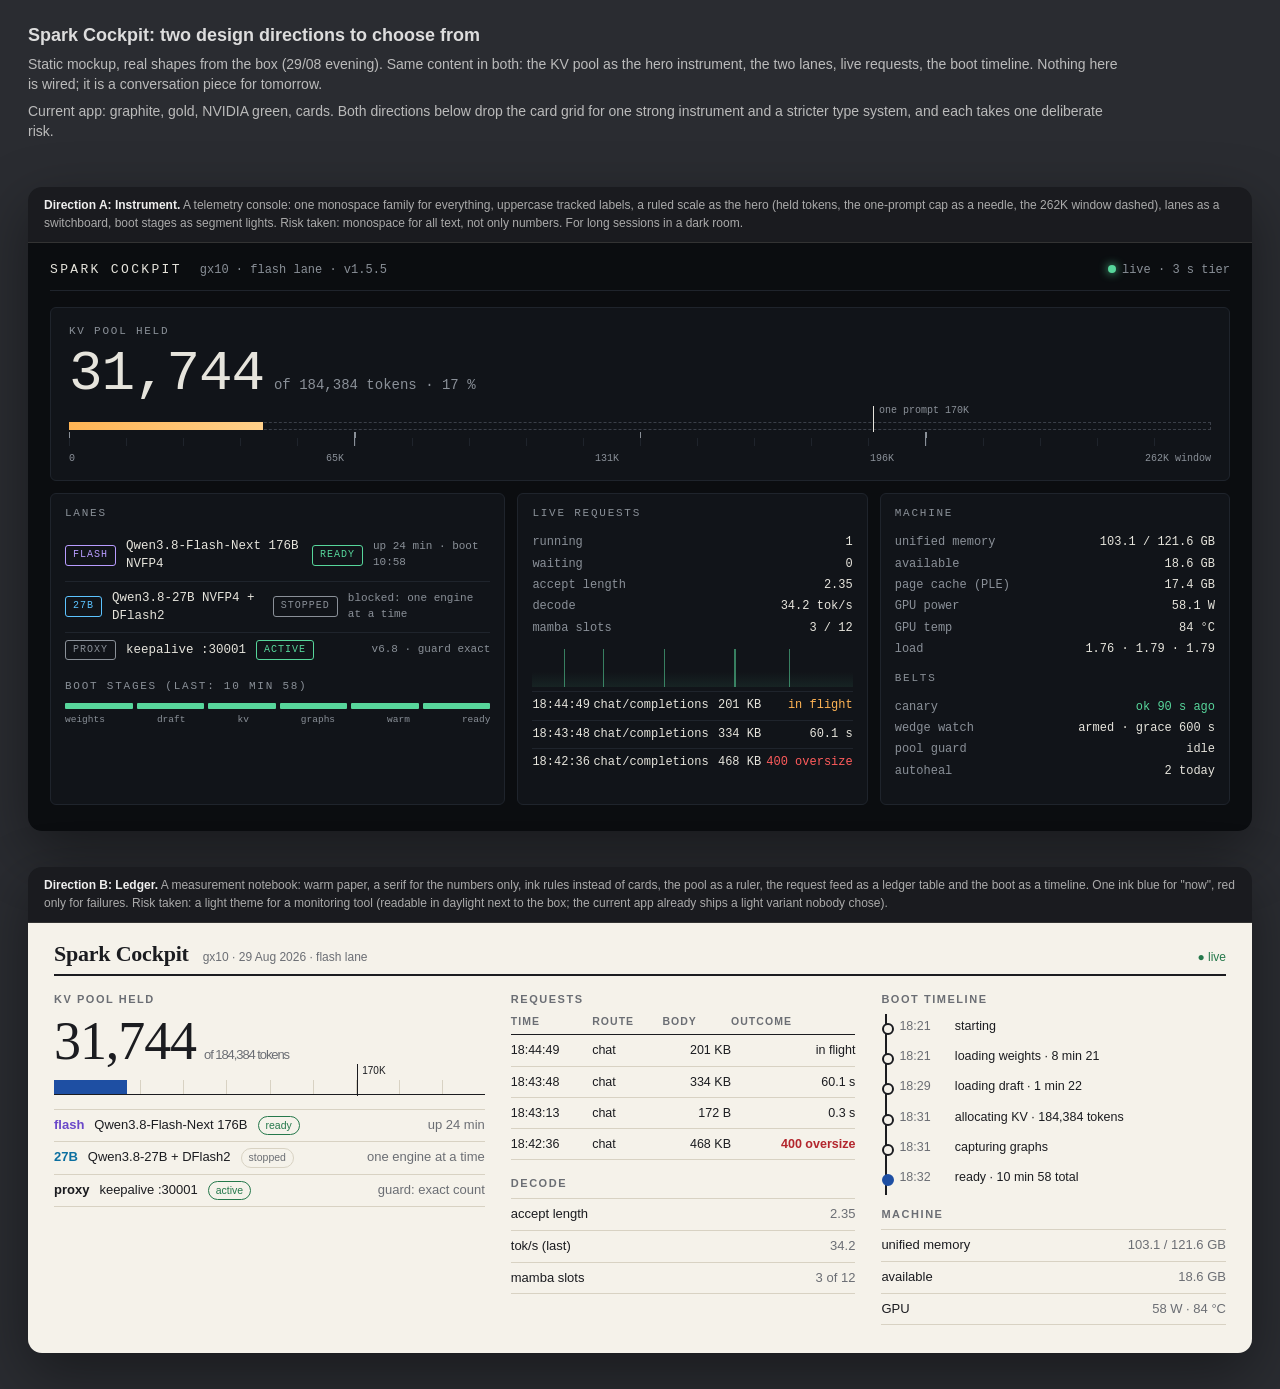
<file: dashboard/mockups/design-directions.html>
<!doctype html>
<meta charset="utf-8">
<title>Spark Cockpit: two design directions (mockup, static)</title>
<meta name="viewport" content="width=device-width, initial-scale=1">
<style>
  /* Static mockup for review: two directions side by side, real data shapes from the box on 29/08.
     No JS, no external assets (the cockpit's CSP forbids them anyway). */
  body{margin:0;font:14px/1.45 -apple-system,"Segoe UI",Inter,Roboto,sans-serif;background:#2a2c31;color:#ddd}
  .intro{padding:22px 28px;max-width:1100px}
  .intro h1{font-size:18px;margin:0 0 6px}
  .intro p{margin:0 0 6px;color:#bbb}
  .dir{margin:18px 28px 36px;border-radius:14px;overflow:hidden;box-shadow:0 20px 60px rgba(0,0,0,.4)}
  .dir .note{padding:10px 16px;font-size:12px;background:#1a1b1f;color:#aaa;border-bottom:1px solid #333}
  .dir .note b{color:#eee}

  /* ── Direction A: Instrument (dark, telemetry) ─────────────────────────── */
  .A{--bg:#0b0d10;--card:#111419;--line:#1f242c;--ink:#e6e4dc;--mut:#8a9098;--amber:#ffb454;--ok:#57d69b;--bad:#ff5c5c;--flash:#b89cff;--l27:#5cc3ff;
     background:var(--bg);color:var(--ink);font-family:ui-monospace,"SF Mono",Menlo,Consolas,monospace;padding:18px 22px 26px}
  .A .top{display:flex;align-items:baseline;gap:18px;border-bottom:1px solid var(--line);padding-bottom:10px;margin-bottom:16px}
  .A .top .name{font-size:13px;letter-spacing:.18em;text-transform:uppercase}
  .A .top .st{margin-left:auto;font-size:12px;color:var(--mut)}
  .A .st i{display:inline-block;width:8px;height:8px;border-radius:50%;background:var(--ok);margin-right:6px;box-shadow:0 0 10px var(--ok)}
  .A .inst{background:var(--card);border:1px solid var(--line);border-radius:6px;padding:16px 18px 14px}
  .A .inst .lab{font-size:11px;letter-spacing:.16em;text-transform:uppercase;color:var(--mut)}
  .A .big{font-size:56px;line-height:1;font-weight:500;letter-spacing:-.02em;margin:6px 0 4px;font-variant-numeric:tabular-nums}
  .A .big small{font-size:14px;color:var(--mut);letter-spacing:0;margin-left:10px}
  .A .scale{position:relative;height:34px;margin-top:10px;background:
      repeating-linear-gradient(90deg,var(--line) 0 1px,transparent 1px 5%) 0 100%/100% 8px no-repeat,
      repeating-linear-gradient(90deg,var(--mut) 0 1px,transparent 1px 25%) 0 100%/100% 14px no-repeat}
  .A .scale .fill{position:absolute;left:0;bottom:16px;height:8px;width:17%;background:linear-gradient(90deg,var(--amber),#ffd08a)}
  .A .scale .cap{position:absolute;left:70.4%;bottom:14px;width:1px;height:26px;background:var(--ink)}
  .A .scale .cap::after{content:"one prompt 170K";position:absolute;left:6px;top:-2px;font-size:10px;color:var(--mut);white-space:nowrap}
  .A .scale .win{position:absolute;left:0;bottom:16px;height:8px;width:100%;border:1px dashed #3a3f48;box-sizing:border-box}
  .A .ticks{display:flex;justify-content:space-between;font-size:10px;color:var(--mut);margin-top:6px}
  .A .grid{display:grid;grid-template-columns:1.3fr 1fr 1fr;gap:12px;margin-top:12px}
  .A .card{background:var(--card);border:1px solid var(--line);border-radius:6px;padding:12px 14px}
  .A .card h3{margin:0 0 8px;font-size:11px;letter-spacing:.16em;text-transform:uppercase;color:var(--mut);font-weight:500}
  .A .lane{display:flex;align-items:center;gap:10px;padding:7px 0;border-top:1px solid var(--line);font-size:12.5px}
  .A .lane:first-of-type{border-top:0}
  .A .tag{font-size:10px;letter-spacing:.1em;text-transform:uppercase;padding:2px 7px;border-radius:3px;border:1px solid currentColor}
  .A .tag.flash{color:var(--flash)} .A .tag.l27{color:var(--l27)} .A .tag.ok{color:var(--ok)} .A .tag.off{color:var(--mut)}
  .A .lane .r{margin-left:auto;color:var(--mut);font-size:11px}
  .A .stages{display:grid;grid-template-columns:repeat(6,1fr);gap:4px;margin-top:6px}
  .A .stages div{height:6px;background:var(--ok);border-radius:1px} .A .stages div.cur{background:var(--amber)} .A .stages div.todo{background:var(--line)}
  .A .stagelab{display:flex;justify-content:space-between;font-size:9.5px;color:var(--mut);margin-top:4px}
  .A table{width:100%;border-collapse:collapse;font-size:12px;margin-top:4px}
  .A td{padding:5px 0;border-top:1px solid var(--line);font-variant-numeric:tabular-nums} .A td.r{text-align:right}
  .A .kv{display:grid;grid-template-columns:auto 1fr;gap:4px 12px;font-size:12px} .A .kv dt{color:var(--mut)} .A .kv dd{margin:0;text-align:right;font-variant-numeric:tabular-nums}
  .A .spark{height:38px;margin-top:8px;background:linear-gradient(180deg,transparent 60%,rgba(87,214,155,.08));position:relative;overflow:hidden}
  .A .spark::before{content:"";position:absolute;inset:0;background:
      linear-gradient(90deg,transparent 0 10%,var(--ok) 10% 10.4%,transparent 10.4% 22%,var(--ok) 22% 22.4%,transparent 22.4% 41%,var(--ok) 41% 41.4%,transparent 41.4% 63%,var(--ok) 63% 63.4%,transparent 63.4% 80%,var(--ok) 80% 80.4%,transparent 80.4%);opacity:.55}

  /* ── Direction B: Ledger (light, measurement notebook) ─────────────────── */
  .B{--paper:#f5f2ea;--ink:#1b1c20;--mut:#6b6e74;--rule:#d8d2c3;--blue:#1e4fa3;--ok:#25784b;--bad:#b3262d;--flash:#6a48c9;--l27:#0b6fa0;
     background:var(--paper);color:var(--ink);font-family:-apple-system,"Segoe UI",Inter,Roboto,sans-serif;padding:20px 26px 28px}
  .B .head{display:flex;align-items:baseline;gap:14px;border-bottom:2px solid var(--ink);padding-bottom:8px}
  .B .head h2{margin:0;font:600 22px/1 Georgia,"Iowan Old Style","Times New Roman",serif;letter-spacing:-.01em}
  .B .head .meta{color:var(--mut);font-size:12px} .B .head .live{margin-left:auto;font-size:12px;color:var(--ok)}
  .B .row{display:grid;grid-template-columns:1.25fr 1fr 1fr;gap:26px;margin-top:16px}
  .B h4{margin:0 0 6px;font-size:11px;letter-spacing:.14em;text-transform:uppercase;color:var(--mut);font-weight:600}
  .B .num{font:500 54px/1 Georgia,"Iowan Old Style",serif;font-variant-numeric:tabular-nums oldstyle-nums;letter-spacing:-.02em}
  .B .num small{font:13px/1 -apple-system,Inter,sans-serif;color:var(--mut);margin-left:8px}
  .B .ruler{margin-top:12px;height:14px;background:linear-gradient(90deg,var(--blue) 0 17%,transparent 17%),repeating-linear-gradient(90deg,var(--rule) 0 1px,transparent 1px 10%);border-bottom:1px solid var(--ink);position:relative}
  .B .ruler::after{content:"170K";position:absolute;left:70.4%;top:-16px;font-size:10px;color:var(--ink);border-left:1px solid var(--ink);padding-left:4px;height:32px}
  .B .lines{border-top:1px solid var(--rule)} .B .lines div{display:flex;gap:10px;padding:6px 0;border-bottom:1px solid var(--rule);font-size:13px}
  .B .lines .r{margin-left:auto;color:var(--mut);font-variant-numeric:tabular-nums}
  .B .lane{font-weight:600} .B .lane.flash{color:var(--flash)} .B .lane.l27{color:var(--l27)}
  .B .pill{font-size:10.5px;padding:1px 7px;border-radius:999px;border:1px solid var(--rule);color:var(--mut)} .B .pill.ok{color:var(--ok);border-color:var(--ok)}
  .B table{width:100%;border-collapse:collapse;font-size:12.5px;margin-top:2px}
  .B th{text-align:left;font-size:10.5px;letter-spacing:.1em;text-transform:uppercase;color:var(--mut);font-weight:600;padding:0 0 5px;border-bottom:1px solid var(--ink)}
  .B td{padding:6px 0;border-bottom:1px solid var(--rule);font-variant-numeric:tabular-nums} .B td.r{text-align:right}
  .B .fail{color:var(--bad);font-weight:600}
  .B .tl{border-left:2px solid var(--ink);margin:6px 0 0 4px;padding-left:12px;font-size:12.5px}
  .B .tl div{position:relative;padding:3px 0 9px} .B .tl div::before{content:"";position:absolute;left:-17px;top:9px;width:8px;height:8px;border-radius:50%;background:var(--paper);border:2px solid var(--ink)}
  .B .tl time{display:inline-block;width:52px;color:var(--mut);font-variant-numeric:tabular-nums}
  .B .tl .now::before{background:var(--blue);border-color:var(--blue)}
</style>

<div class="intro">
  <h1>Spark Cockpit: two design directions to choose from</h1>
  <p>Static mockup, real shapes from the box (29/08 evening). Same content in both: the KV pool as the hero instrument, the two lanes, live requests, the boot timeline. Nothing here is wired; it is a conversation piece for tomorrow.</p>
  <p>Current app: graphite, gold, NVIDIA green, cards. Both directions below drop the card grid for one strong instrument and a stricter type system, and each takes one deliberate risk.</p>
</div>

<div class="dir">
  <div class="note"><b>Direction A: Instrument.</b> A telemetry console: one monospace family for everything, uppercase tracked labels, a ruled scale as the hero (held tokens, the one-prompt cap as a needle, the 262K window dashed), lanes as a switchboard, boot stages as segment lights. Risk taken: monospace for all text, not only numbers. For long sessions in a dark room.</div>
  <div class="A">
    <div class="top"><span class="name">Spark Cockpit</span><span style="color:var(--mut);font-size:12px">gx10 · flash lane · v1.5.5</span><span class="st"><i></i>live · 3 s tier</span></div>
    <div class="inst">
      <div class="lab">KV pool held</div>
      <div class="big">31,744<small>of 184,384 tokens · 17 %</small></div>
      <div class="scale"><div class="win"></div><div class="fill"></div><div class="cap"></div></div>
      <div class="ticks"><span>0</span><span>65K</span><span>131K</span><span>196K</span><span>262K window</span></div>
    </div>
    <div class="grid">
      <div class="card"><h3>Lanes</h3>
        <div class="lane"><span class="tag flash">flash</span> Qwen3.8-Flash-Next 176B NVFP4 <span class="tag ok">ready</span><span class="r">up 24 min · boot 10:58</span></div>
        <div class="lane"><span class="tag l27">27B</span> Qwen3.8-27B NVFP4 + DFlash2 <span class="tag off">stopped</span><span class="r">blocked: one engine at a time</span></div>
        <div class="lane"><span class="tag off">proxy</span> keepalive :30001 <span class="tag ok">active</span><span class="r">v6.8 · guard exact</span></div>
        <h3 style="margin-top:12px">Boot stages (last: 10 min 58)</h3>
        <div class="stages"><div></div><div></div><div></div><div></div><div></div><div></div></div>
        <div class="stagelab"><span>weights</span><span>draft</span><span>kv</span><span>graphs</span><span>warm</span><span>ready</span></div>
      </div>
      <div class="card"><h3>Live requests</h3>
        <dl class="kv"><dt>running</dt><dd>1</dd><dt>waiting</dt><dd>0</dd><dt>accept length</dt><dd>2.35</dd><dt>decode</dt><dd>34.2 tok/s</dd><dt>mamba slots</dt><dd>3 / 12</dd></dl>
        <div class="spark"></div>
        <table><tr><td>18:44:49</td><td>chat/completions</td><td class="r">201 KB</td><td class="r" style="color:var(--amber)">in flight</td></tr>
        <tr><td>18:43:48</td><td>chat/completions</td><td class="r">334 KB</td><td class="r">60.1 s</td></tr>
        <tr><td>18:42:36</td><td>chat/completions</td><td class="r">468 KB</td><td class="r" style="color:var(--bad)">400 oversize</td></tr></table>
      </div>
      <div class="card"><h3>Machine</h3>
        <dl class="kv"><dt>unified memory</dt><dd>103.1 / 121.6 GB</dd><dt>available</dt><dd>18.6 GB</dd><dt>page cache (PLE)</dt><dd>17.4 GB</dd><dt>GPU power</dt><dd>58.1 W</dd><dt>GPU temp</dt><dd>84 °C</dd><dt>load</dt><dd>1.76 · 1.79 · 1.79</dd></dl>
        <h3 style="margin-top:12px">Belts</h3>
        <dl class="kv"><dt>canary</dt><dd style="color:var(--ok)">ok 90 s ago</dd><dt>wedge watch</dt><dd>armed · grace 600 s</dd><dt>pool guard</dt><dd>idle</dd><dt>autoheal</dt><dd>2 today</dd></dl>
      </div>
    </div>
  </div>
</div>

<div class="dir">
  <div class="note"><b>Direction B: Ledger.</b> A measurement notebook: warm paper, a serif for the numbers only, ink rules instead of cards, the pool as a ruler, the request feed as a ledger table and the boot as a timeline. One ink blue for "now", red only for failures. Risk taken: a light theme for a monitoring tool (readable in daylight next to the box; the current app already ships a light variant nobody chose).</div>
  <div class="B">
    <div class="head"><h2>Spark Cockpit</h2><span class="meta">gx10 · 29 Aug 2026 · flash lane</span><span class="live">● live</span></div>
    <div class="row">
      <div><h4>KV pool held</h4><div class="num">31,744<small>of 184,384 tokens</small></div><div class="ruler"></div>
        <div class="lines" style="margin-top:14px">
          <div><span class="lane flash">flash</span> Qwen3.8-Flash-Next 176B <span class="pill ok">ready</span><span class="r">up 24 min</span></div>
          <div><span class="lane l27">27B</span> Qwen3.8-27B + DFlash2 <span class="pill">stopped</span><span class="r">one engine at a time</span></div>
          <div><span class="lane">proxy</span> keepalive :30001 <span class="pill ok">active</span><span class="r">guard: exact count</span></div>
        </div>
      </div>
      <div><h4>Requests</h4>
        <table><tr><th>time</th><th>route</th><th class="r">body</th><th class="r">outcome</th></tr>
          <tr><td>18:44:49</td><td>chat</td><td class="r">201 KB</td><td class="r">in flight</td></tr>
          <tr><td>18:43:48</td><td>chat</td><td class="r">334 KB</td><td class="r">60.1 s</td></tr>
          <tr><td>18:43:13</td><td>chat</td><td class="r">172 B</td><td class="r">0.3 s</td></tr>
          <tr><td>18:42:36</td><td>chat</td><td class="r">468 KB</td><td class="r fail">400 oversize</td></tr></table>
        <h4 style="margin-top:16px">Decode</h4>
        <div class="lines"><div>accept length <span class="r">2.35</span></div><div>tok/s (last) <span class="r">34.2</span></div><div>mamba slots <span class="r">3 of 12</span></div></div>
      </div>
      <div><h4>Boot timeline</h4>
        <div class="tl">
          <div><time>18:21</time> starting</div><div><time>18:21</time> loading weights · 8 min 21</div><div><time>18:29</time> loading draft · 1 min 22</div>
          <div><time>18:31</time> allocating KV · 184,384 tokens</div><div><time>18:31</time> capturing graphs</div><div class="now"><time>18:32</time> ready · 10 min 58 total</div>
        </div>
        <h4 style="margin-top:12px">Machine</h4>
        <div class="lines"><div>unified memory <span class="r">103.1 / 121.6 GB</span></div><div>available <span class="r">18.6 GB</span></div><div>GPU <span class="r">58 W · 84 °C</span></div></div>
      </div>
    </div>
  </div>
</div>
</file>
